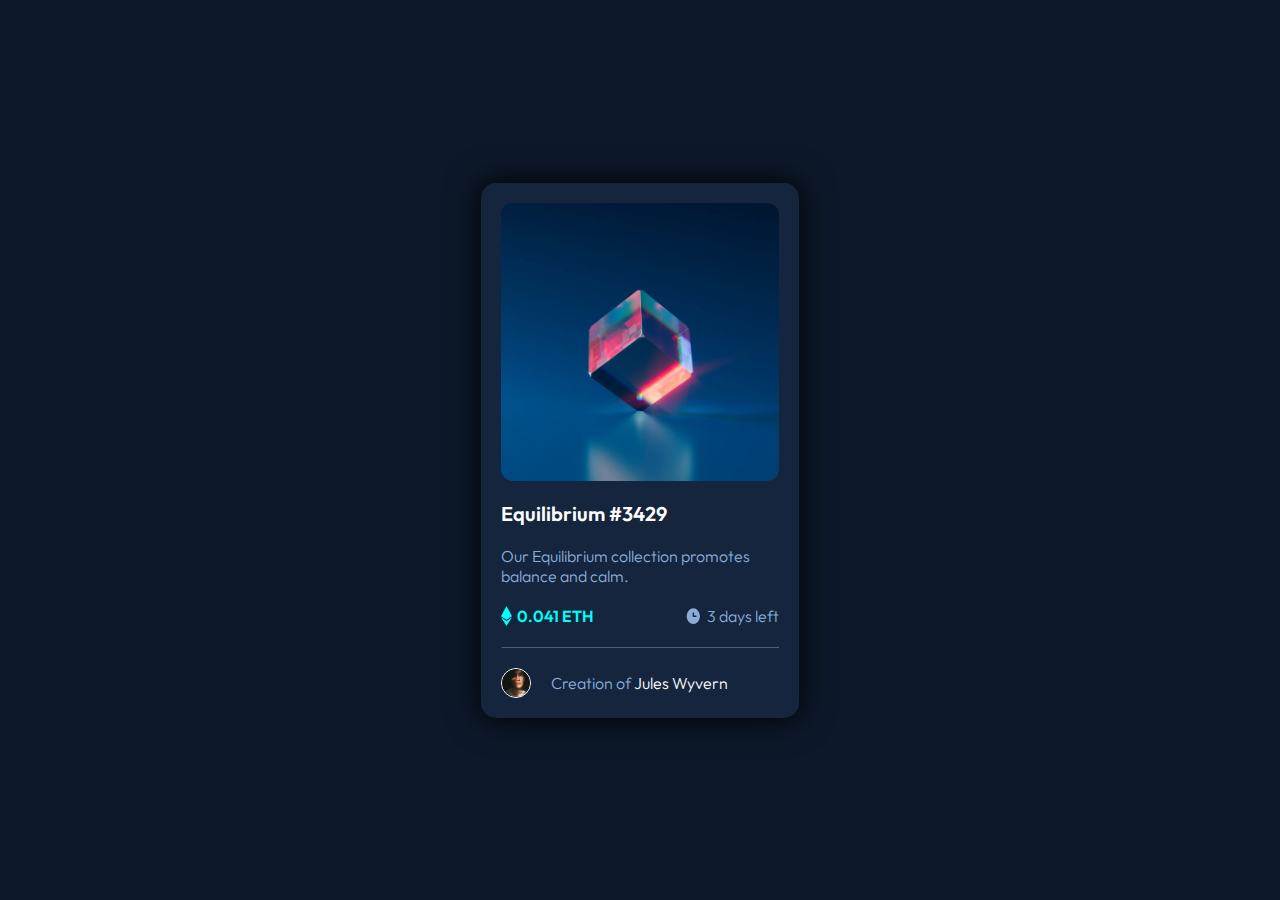
<file: index.html>
<!DOCTYPE html>
<html lang="en">

<head>
    <meta charset="UTF-8">
    <meta http-equiv="X-UA-Compatible" content="IE=edge">
    <meta name="viewport" content="width=device-width, initial-scale=1.0">
    <title>Frontend Mentor | NFT preview card component</title>

    <!-- Google Fonts -->
    <link rel="preconnect" href="https://fonts.googleapis.com">
    <link rel="preconnect" href="https://fonts.gstatic.com" crossorigin>
    <link href="https://fonts.googleapis.com/css2?family=Outfit:wght@300;400;600&display=swap" rel="stylesheet">

    <!-- Link to css file for styling -->
    <link rel="stylesheet" href="app.css">

</head>

<body>

    <div class="container">
        <div class="card">
            <!-- TOP PORTION OF CARD -->
            <div class="img-top">
                <img src="images/image-equilibrium.jpg" alt="">
                <div class="img-overlay">
                    <img src="images/icon-view.svg" alt="">
                </div>
            </div>
            <!-- MIDDLE PORTION OF CARD -->
            <div class="card-body">
                <a href="#" class="NFT-link">Equilibrium #3429</a>
                <p>Our Equilibrium collection promotes balance and calm.</p>

                <div class="flex">
                    <div class="eth">
                        <img src="images/icon-ethereum.svg" alt="">
                        <p>0.041 ETH</p>
                    </div>
                    <div class="days">
                        <img src="images/icon-clock.svg" alt="">
                        <p>3 days left</p>
                    </div>
                </div>
            </div>

            <hr>

            <!-- BOTTOM PORTION OF CARD -->
            <div class="footer">
                <img src="images/image-avatar.png" alt="">
                <p>Creation of <a href="#">Jules Wyvern</a></p>
            </div>
        </div>
    </div>

</body>

</html>
</file>
<file: app.css>
* {
    margin: 0;
    padding: 0;
    box-sizing: border-box;
}

body {
    font-family: 'Outfit', sans-serif;
    background-color: hsl(217, 54%, 11%);

    display: flex;
    justify-content: center;
    align-items: center;
    min-height: 100vh;
}

.container {
    max-width: 350px;
    margin: 0 auto;
}

.card {
    margin: 2rem 1rem;
    padding: 20px;
    background-color: hsl(216, 50%, 16%);
    border-radius: 15px;
    box-shadow: 0px 0px 30px 5px rgba(0, 0, 0, 0.75);
}

.img-top {
    border-radius: 12px;
    overflow: hidden;
    position: relative;
}

.img-top img {
    width: 100%;
    display: block;
}

.img-overlay {
    position: absolute;
    left: 0;
    top: 0;
    height: 100%;
    width: 100%;
    background-color: hsla(178, 100%, 50%, 0.5);
    display: none;
}

.img-overlay img {
    position: absolute;
    width: 50px;
    left: 50%;
    top: 50%;
    transform: translate(-50%, -50%);
}

.img-top:hover .img-overlay {
    display: block;
    cursor: pointer;
}

.card-body a {
    color: hsl(0, 0%, 100%);
    text-decoration: none;
    font-weight: 600;
    font-size: 20px;
    padding: 20px 0;
    display: inline-block;
}

.card-body a:hover {
    color: hsl(178, 100%, 50%);
}

.card-body p {
    color: hsl(215, 51%, 70%);
    font-weight: 300;
}

.flex {
    display: flex;
    align-items: center;
    justify-content: space-between;
    padding: 20px 0;
}

.eth,
.days {
    display: flex;
    justify-content: space-between;
}

.eth p {
    padding-left: 5px;
    color: hsl(178, 100%, 50%);
    font-weight: 600;
}

.days p {
    padding-left: 5px;
}

hr {
    border-color: hsl(215, 32%, 40%);
}

.footer {
    display: flex;
    align-items: center;
    padding-top: 20px;
}

.footer img {
    width: 30px;
    border: 1px white solid;
    border-radius: 50%;
}

.footer p {
    color: hsl(215, 51%, 70%);
    font-weight: 300;
    font-size: 16px;
    padding-left: 20px;
}

.footer a {
    color: hsl(0, 0%, 100%);
    text-decoration: none;
}

.footer a:hover {
    color: hsl(178, 100%, 50%);
}
</file>
